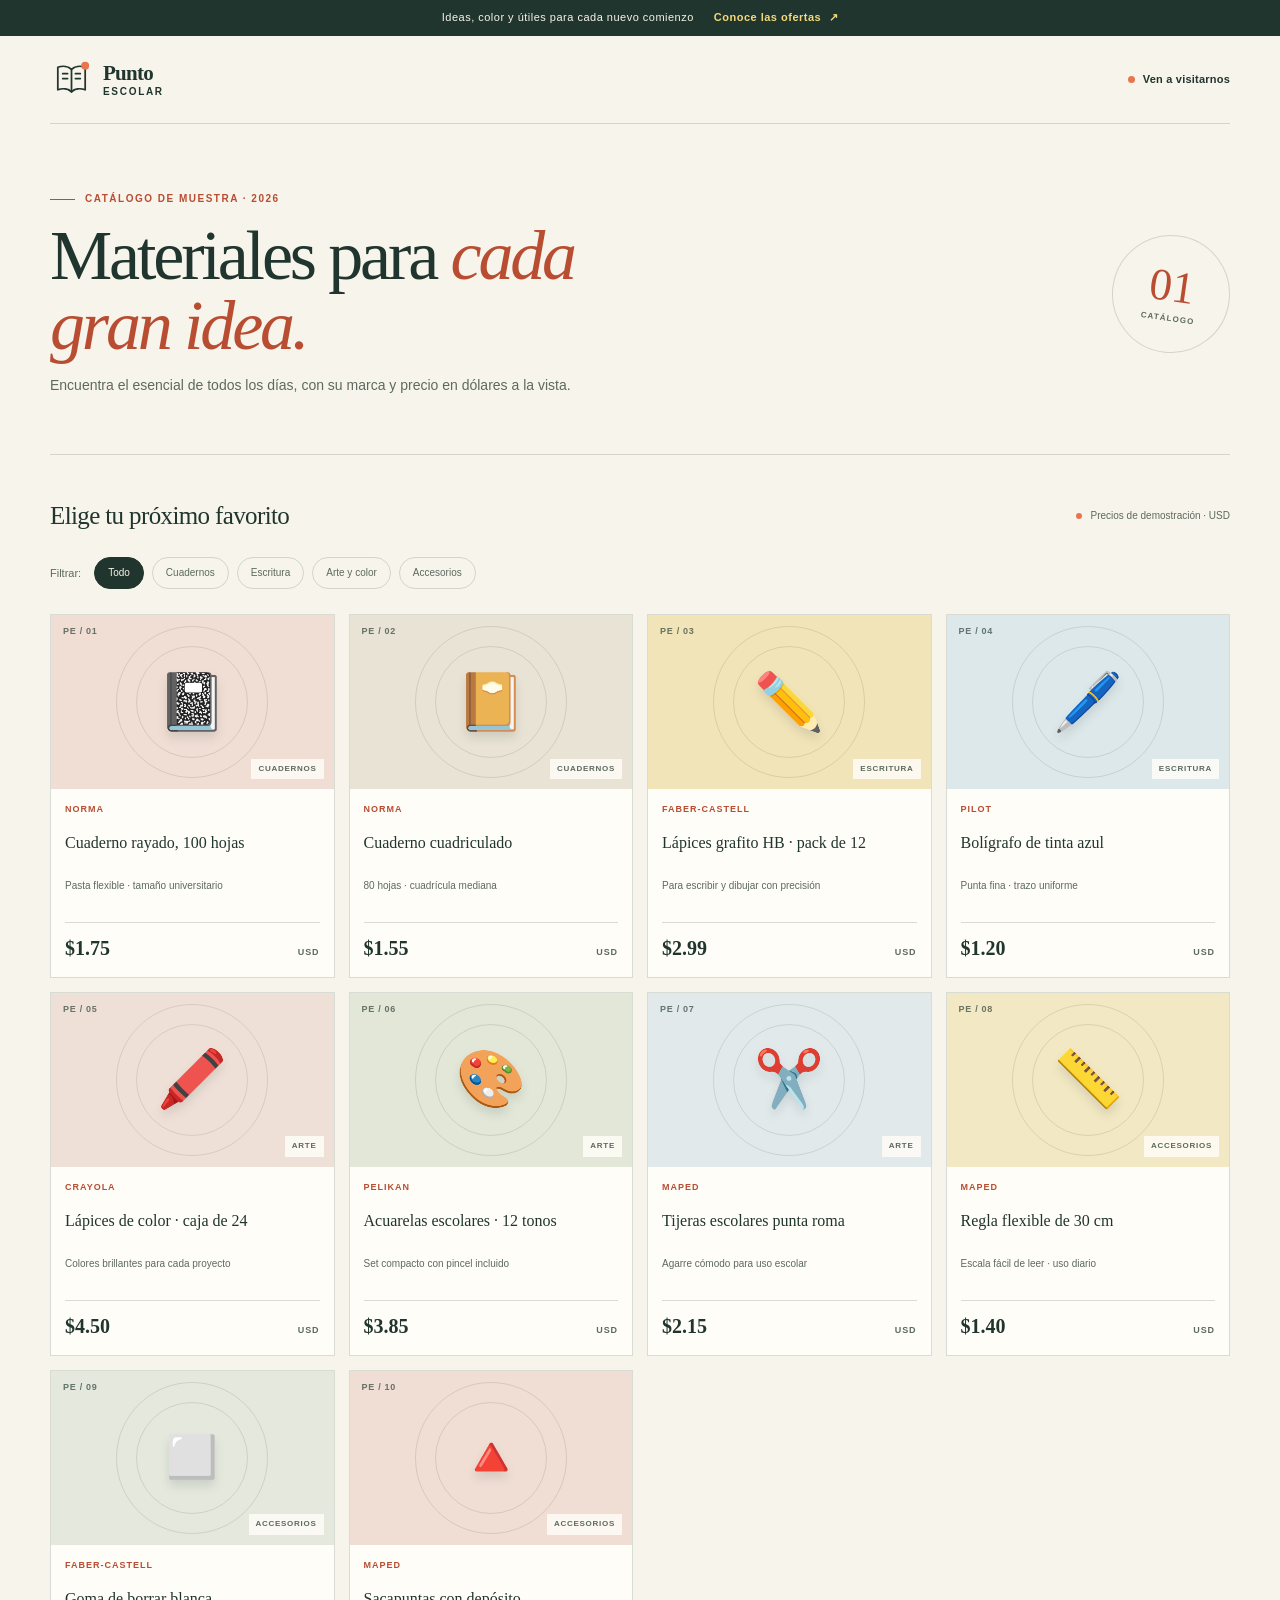
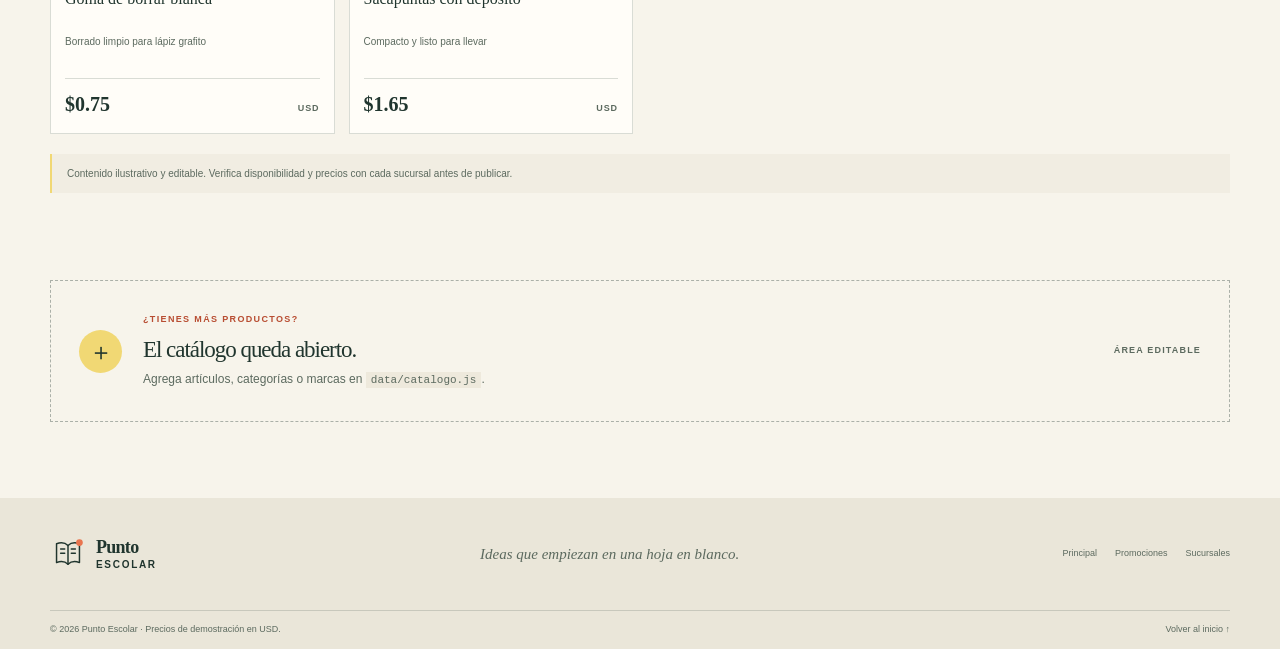
<file: productos.html>
<!doctype html>
<html lang="es">
<head>
  <meta charset="utf-8">
  <meta name="viewport" content="width=device-width, initial-scale=1">
  <meta name="description" content="Explora el catálogo de artículos escolares de Punto Escolar. Marcas visibles y precios de muestra en dólares estadounidenses.">
  <meta name="theme-color" content="#f7f4eb">
  <title>Productos — Punto Escolar</title>
  <link rel="stylesheet" href="styles.css">
  <script src="data/catalogo.js" defer></script>
  <script src="app.js" defer></script>
</head>
<body>
  <div class="announcement"><span>Ideas, color y útiles para cada nuevo comienzo</span><a href="promociones.html">Conoce las ofertas <span aria-hidden="true">↗</span></a></div>
  <header class="site-header">
    <a class="brand" href="index.html" aria-label="Punto Escolar, página principal"><svg class="brand-mark" viewBox="0 0 44 44" aria-hidden="true"><path d="M8 9.5c5.4-2 11-.8 14 2.1 3-2.9 8.6-4.1 14-2.1v23c-5.4-2-11-.8-14 2.1-3-2.9-8.6-4.1-14-2.1z"/><path d="M22 11.6v23M13 16h5m-5 5h5m8-5h5m-5 5h5"/><circle cx="36" cy="8" r="3.2"/></svg><span class="brand-name"><strong>Punto</strong><span>Escolar</span></span></a>
    <nav class="main-nav" aria-label="Navegación principal"><details class="nav-menu"><summary>Secciones <span aria-hidden="true">⌄</span></summary><div class="nav-links"><a href="index.html">Principal</a><a href="productos.html" aria-current="page">Productos</a><a href="promociones.html">Promociones</a><a href="sucursales.html">Sucursales</a></div></details></nav>
    <a class="header-note" href="sucursales.html"><span class="header-note-dot"></span> Ven a visitarnos</a>
  </header>

  <main>
    <section class="page-intro wrap"><div><p class="eyebrow"><span class="eyebrow-rule"></span> Catálogo de muestra · 2026</p><h1>Materiales para <em>cada gran idea.</em></h1><p>Encuentra el esencial de todos los días, con su marca y precio en dólares a la vista.</p></div><div class="intro-mark" aria-hidden="true">01<span>CATÁLOGO</span></div></section>
    <section class="catalog-section wrap" aria-labelledby="catalog-title">
      <div class="catalog-topline"><h2 id="catalog-title">Elige tu próximo favorito</h2><p><span class="status-dot"></span> Precios de demostración · USD</p></div>
      <div class="filter-row" role="group" aria-label="Filtrar artículos por categoría"><span class="filter-label">Filtrar:</span><button class="filter-button is-active" type="button" data-category="Todas" aria-pressed="true">Todo</button><button class="filter-button" type="button" data-category="Cuadernos" aria-pressed="false">Cuadernos</button><button class="filter-button" type="button" data-category="Escritura" aria-pressed="false">Escritura</button><button class="filter-button" type="button" data-category="Arte" aria-pressed="false">Arte y color</button><button class="filter-button" type="button" data-category="Accesorios" aria-pressed="false">Accesorios</button></div>
      <div class="product-grid" data-product-grid aria-live="polite"></div>
      <p class="catalog-note">Contenido ilustrativo y editable. Verifica disponibilidad y precios con cada sucursal antes de publicar.</p>
    </section>
    <!-- ESPACIO EDITABLE: duplica productos en data/catalogo.js para ampliar el catálogo. -->
    <section class="edit-slot wrap" aria-label="Espacio para ampliar el catálogo"><span class="edit-slot-icon" aria-hidden="true">＋</span><div><p class="eyebrow">¿Tienes más productos?</p><h2>El catálogo queda abierto.</h2><p>Agrega artículos, categorías o marcas en <code>data/catalogo.js</code>.</p></div><span class="edit-slot-label">ÁREA EDITABLE</span></section>
  </main>

  <footer class="site-footer"><div class="wrap footer-inner"><a class="brand brand-footer" href="index.html"><svg class="brand-mark" viewBox="0 0 44 44" aria-hidden="true"><path d="M8 9.5c5.4-2 11-.8 14 2.1 3-2.9 8.6-4.1 14-2.1v23c-5.4-2-11-.8-14 2.1-3-2.9-8.6-4.1-14-2.1z"/><path d="M22 11.6v23M13 16h5m-5 5h5m8-5h5m-5 5h5"/><circle cx="36" cy="8" r="3.2"/></svg><span class="brand-name"><strong>Punto</strong><span>Escolar</span></span></a><p>Ideas que empiezan en una hoja en blanco.</p><div class="footer-links"><a href="index.html">Principal</a><a href="promociones.html">Promociones</a><a href="sucursales.html">Sucursales</a></div></div><div class="wrap footer-bottom"><span>© <span data-year></span> Punto Escolar · Precios de demostración en USD.</span><a href="index.html">Volver al inicio ↑</a></div></footer>
</body>
</html>
</file>
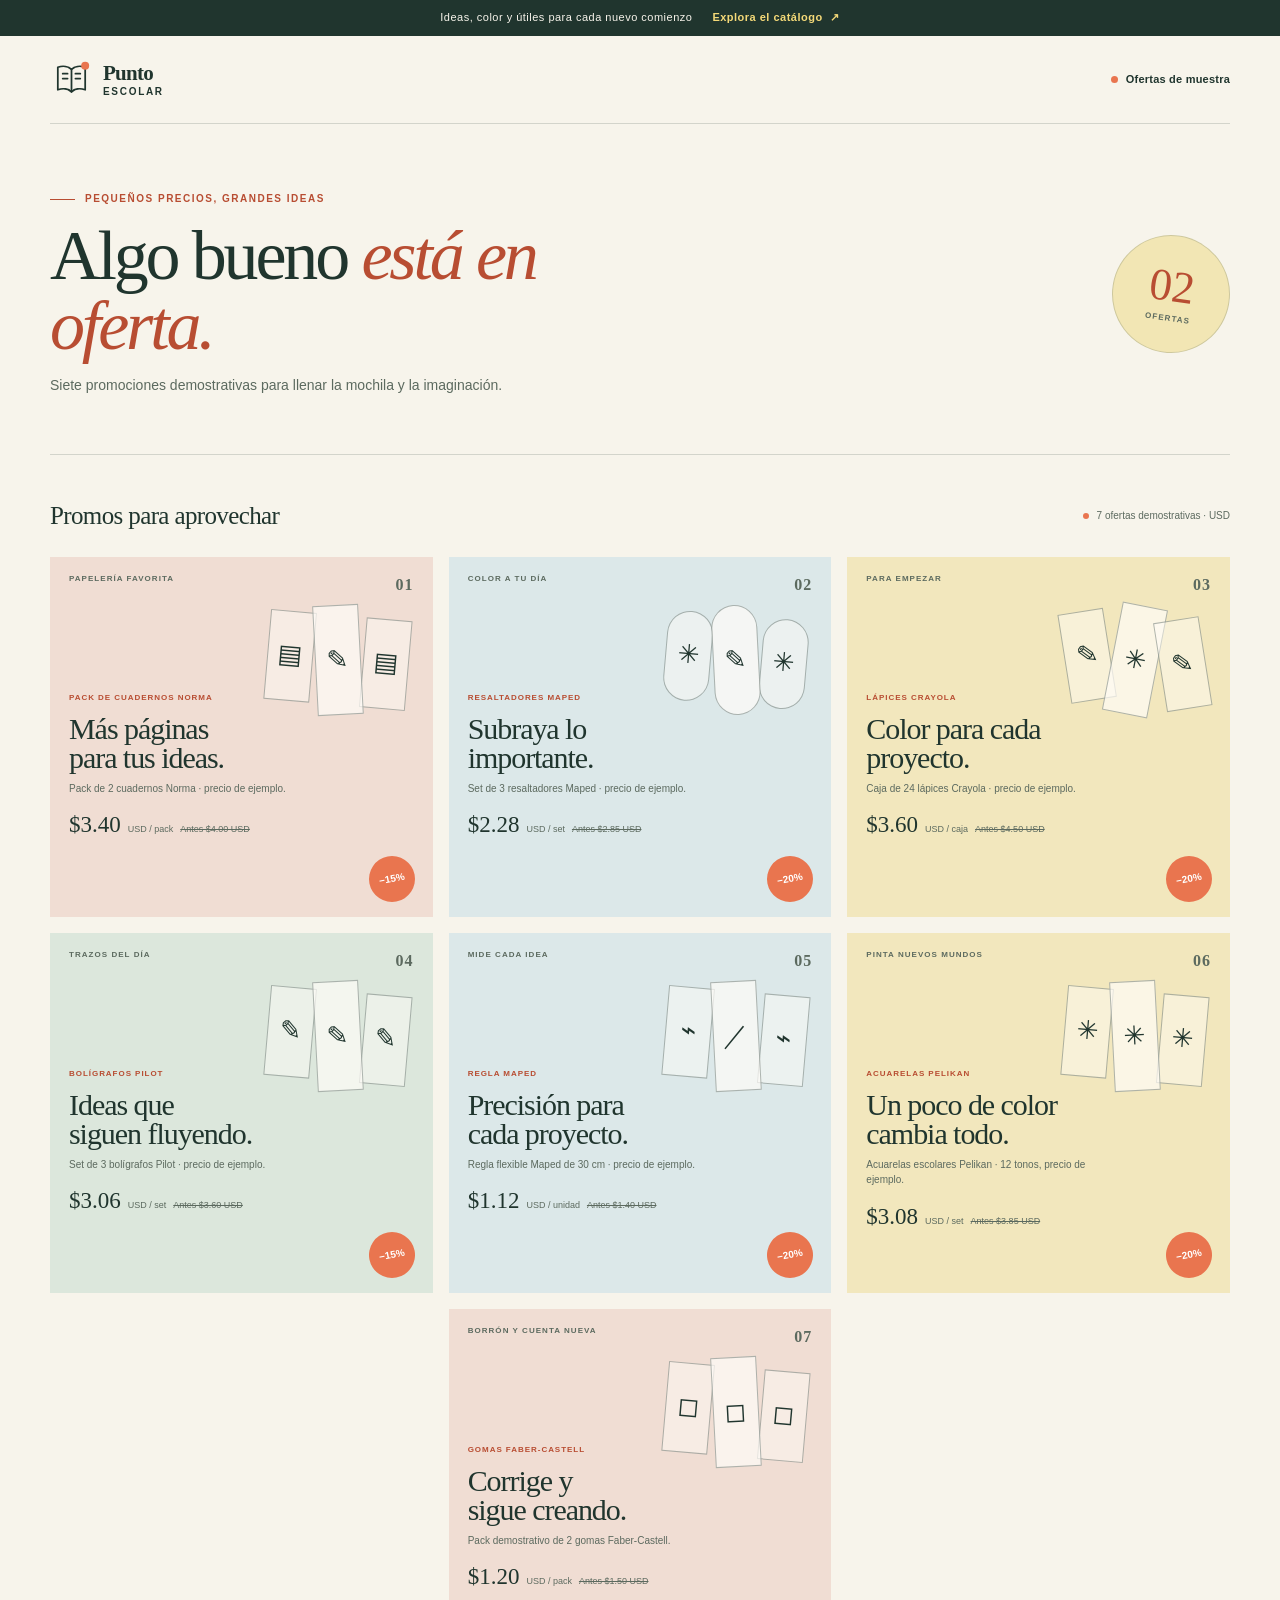
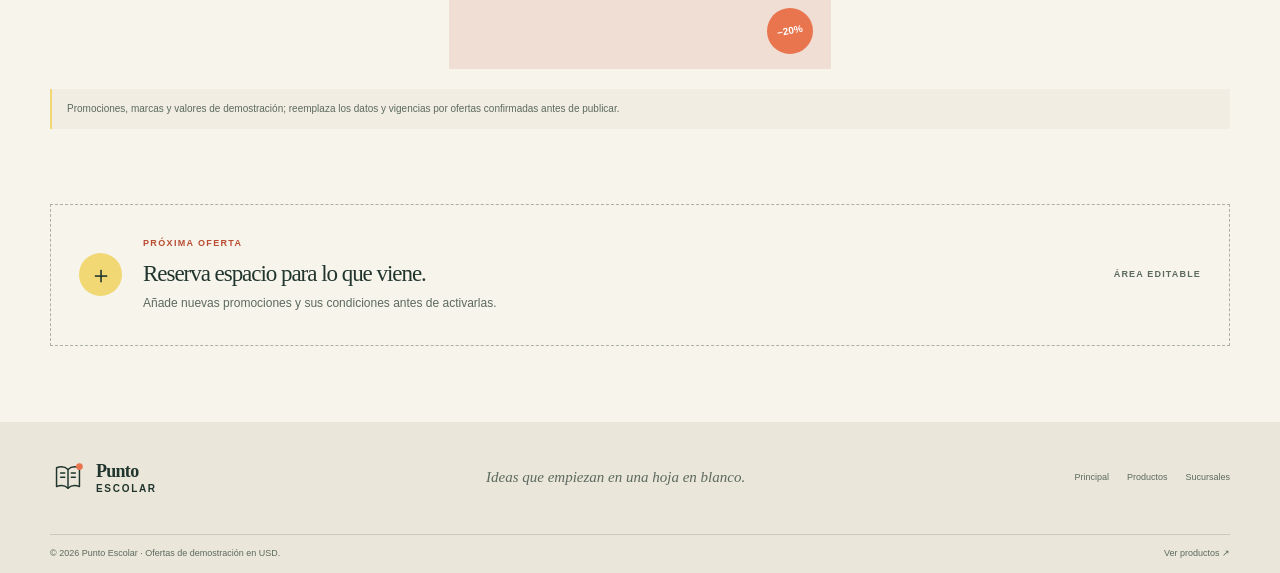
<file: promociones.html>
<!doctype html>
<html lang="es">
<head>
  <meta charset="utf-8">
  <meta name="viewport" content="width=device-width, initial-scale=1">
  <meta name="description" content="Siete promociones de muestra de Punto Escolar, artículos escolares y precios demostrativos en dólares estadounidenses.">
  <meta name="theme-color" content="#f7f4eb">
  <title>Promociones — Punto Escolar</title>
  <link rel="stylesheet" href="styles.css">
  <script src="app.js" defer></script>
</head>
<body>
  <div class="announcement"><span>Ideas, color y útiles para cada nuevo comienzo</span><a href="productos.html">Explora el catálogo <span aria-hidden="true">↗</span></a></div>
  <header class="site-header">
    <a class="brand" href="index.html" aria-label="Punto Escolar, página principal"><svg class="brand-mark" viewBox="0 0 44 44" aria-hidden="true"><path d="M8 9.5c5.4-2 11-.8 14 2.1 3-2.9 8.6-4.1 14-2.1v23c-5.4-2-11-.8-14 2.1-3-2.9-8.6-4.1-14-2.1z"/><path d="M22 11.6v23M13 16h5m-5 5h5m8-5h5m-5 5h5"/><circle cx="36" cy="8" r="3.2"/></svg><span class="brand-name"><strong>Punto</strong><span>Escolar</span></span></a>
    <nav class="main-nav" aria-label="Navegación principal"><details class="nav-menu"><summary>Secciones <span aria-hidden="true">⌄</span></summary><div class="nav-links"><a href="index.html">Principal</a><a href="productos.html">Productos</a><a href="promociones.html" aria-current="page">Promociones</a><a href="sucursales.html">Sucursales</a></div></details></nav>
    <a class="header-note" href="productos.html"><span class="header-note-dot"></span> Ofertas de muestra</a>
  </header>

  <main>
    <section class="page-intro wrap"><div><p class="eyebrow"><span class="eyebrow-rule"></span> Pequeños precios, grandes ideas</p><h1>Algo bueno <em>está en oferta.</em></h1><p>Siete promociones demostrativas para llenar la mochila y la imaginación.</p></div><div class="intro-mark intro-sale" aria-hidden="true">02<span>OFERTAS</span></div></section>
    <section class="offers-section wrap" aria-labelledby="offers-title">
      <div class="catalog-topline"><h2 id="offers-title">Promos para aprovechar</h2><p><span class="status-dot"></span> 7 ofertas demostrativas · USD</p></div>
      <div class="offers-grid">
        <article class="offer-card offer-card-peach"><div class="offer-card-top"><span class="offer-kicker">PAPELERÍA FAVORITA</span><span class="offer-number">01</span></div><div class="offer-art" aria-hidden="true"><span>▤</span><span>✎</span><span>▤</span></div><div class="offer-copy"><span class="offer-tag">PACK DE CUADERNOS NORMA</span><h2>Más páginas<br>para tus ideas.</h2><p>Pack de 2 cuadernos Norma · precio de ejemplo.</p><div class="price-line"><strong>$3.40</strong><span>USD / pack</span><del>Antes $4.00 USD</del></div></div><span class="offer-stamp">−15%</span></article>
        <article class="offer-card offer-card-blue"><div class="offer-card-top"><span class="offer-kicker">COLOR A TU DÍA</span><span class="offer-number">02</span></div><div class="offer-art" aria-hidden="true"><span>✳</span><span>✎</span><span>✳</span></div><div class="offer-copy"><span class="offer-tag">RESALTADORES MAPED</span><h2>Subraya lo<br>importante.</h2><p>Set de 3 resaltadores Maped · precio de ejemplo.</p><div class="price-line"><strong>$2.28</strong><span>USD / set</span><del>Antes $2.85 USD</del></div></div><span class="offer-stamp">−20%</span></article>
        <article class="offer-card offer-card-yellow"><div class="offer-card-top"><span class="offer-kicker">PARA EMPEZAR</span><span class="offer-number">03</span></div><div class="offer-art" aria-hidden="true"><span>✎</span><span>✳</span><span>✎</span></div><div class="offer-copy"><span class="offer-tag">LÁPICES CRAYOLA</span><h2>Color para cada<br>proyecto.</h2><p>Caja de 24 lápices Crayola · precio de ejemplo.</p><div class="price-line"><strong>$3.60</strong><span>USD / caja</span><del>Antes $4.50 USD</del></div></div><span class="offer-stamp">−20%</span></article>
        <article class="offer-card offer-card-green"><div class="offer-card-top"><span class="offer-kicker">TRAZOS DEL DÍA</span><span class="offer-number">04</span></div><div class="offer-art" aria-hidden="true"><span>✎</span><span>✎</span><span>✎</span></div><div class="offer-copy"><span class="offer-tag">BOLÍGRAFOS PILOT</span><h2>Ideas que<br>siguen fluyendo.</h2><p>Set de 3 bolígrafos Pilot · precio de ejemplo.</p><div class="price-line"><strong>$3.06</strong><span>USD / set</span><del>Antes $3.60 USD</del></div></div><span class="offer-stamp">−15%</span></article>
        <article class="offer-card offer-card-blue"><div class="offer-card-top"><span class="offer-kicker">MIDE CADA IDEA</span><span class="offer-number">05</span></div><div class="offer-art" aria-hidden="true"><span>⌁</span><span>／</span><span>⌁</span></div><div class="offer-copy"><span class="offer-tag">REGLA MAPED</span><h2>Precisión para<br>cada proyecto.</h2><p>Regla flexible Maped de 30 cm · precio de ejemplo.</p><div class="price-line"><strong>$1.12</strong><span>USD / unidad</span><del>Antes $1.40 USD</del></div></div><span class="offer-stamp">−20%</span></article>
        <article class="offer-card offer-card-yellow"><div class="offer-card-top"><span class="offer-kicker">PINTA NUEVOS MUNDOS</span><span class="offer-number">06</span></div><div class="offer-art" aria-hidden="true"><span>✳</span><span>✳</span><span>✳</span></div><div class="offer-copy"><span class="offer-tag">ACUARELAS PELIKAN</span><h2>Un poco de color<br>cambia todo.</h2><p>Acuarelas escolares Pelikan · 12 tonos, precio de ejemplo.</p><div class="price-line"><strong>$3.08</strong><span>USD / set</span><del>Antes $3.85 USD</del></div></div><span class="offer-stamp">−20%</span></article>
        <article class="offer-card offer-card-peach"><div class="offer-card-top"><span class="offer-kicker">BORRÓN Y CUENTA NUEVA</span><span class="offer-number">07</span></div><div class="offer-art" aria-hidden="true"><span>◻</span><span>◻</span><span>◻</span></div><div class="offer-copy"><span class="offer-tag">GOMAS FABER-CASTELL</span><h2>Corrige y<br>sigue creando.</h2><p>Pack demostrativo de 2 gomas Faber-Castell.</p><div class="price-line"><strong>$1.20</strong><span>USD / pack</span><del>Antes $1.50 USD</del></div></div><span class="offer-stamp">−20%</span></article>
      </div>
      <p class="catalog-note">Promociones, marcas y valores de demostración; reemplaza los datos y vigencias por ofertas confirmadas antes de publicar.</p>
    </section>
    <!-- ESPACIO EDITABLE: agrega aquí nuevas ofertas, condiciones y vigencias confirmadas. -->
    <section class="edit-slot wrap" aria-label="Espacio para próximas promociones"><span class="edit-slot-icon" aria-hidden="true">＋</span><div><p class="eyebrow">Próxima oferta</p><h2>Reserva espacio para lo que viene.</h2><p>Añade nuevas promociones y sus condiciones antes de activarlas.</p></div><span class="edit-slot-label">ÁREA EDITABLE</span></section>
  </main>

  <footer class="site-footer"><div class="wrap footer-inner"><a class="brand brand-footer" href="index.html"><svg class="brand-mark" viewBox="0 0 44 44" aria-hidden="true"><path d="M8 9.5c5.4-2 11-.8 14 2.1 3-2.9 8.6-4.1 14-2.1v23c-5.4-2-11-.8-14 2.1-3-2.9-8.6-4.1-14-2.1z"/><path d="M22 11.6v23M13 16h5m-5 5h5m8-5h5m-5 5h5"/><circle cx="36" cy="8" r="3.2"/></svg><span class="brand-name"><strong>Punto</strong><span>Escolar</span></span></a><p>Ideas que empiezan en una hoja en blanco.</p><div class="footer-links"><a href="index.html">Principal</a><a href="productos.html">Productos</a><a href="sucursales.html">Sucursales</a></div></div><div class="wrap footer-bottom"><span>© <span data-year></span> Punto Escolar · Ofertas de demostración en USD.</span><a href="productos.html">Ver productos ↗</a></div></footer>
</body>
</html>
</file>
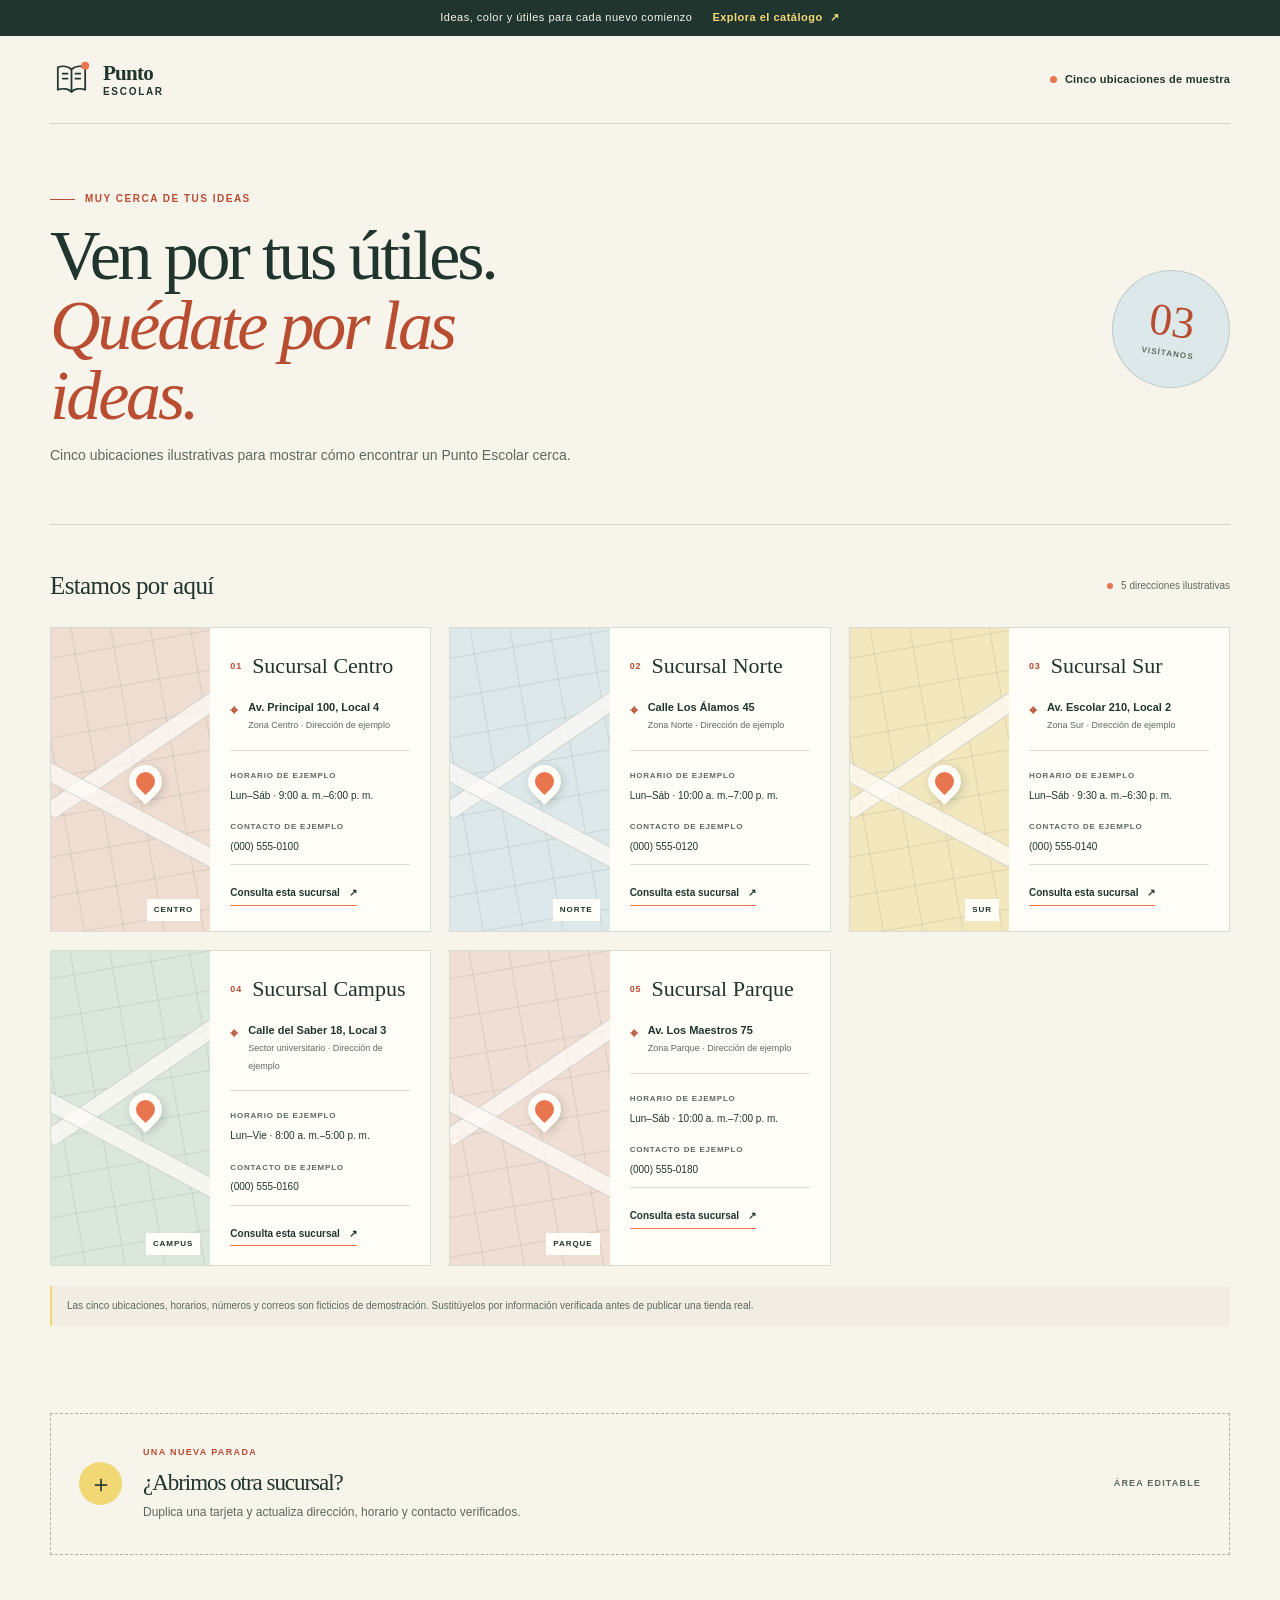
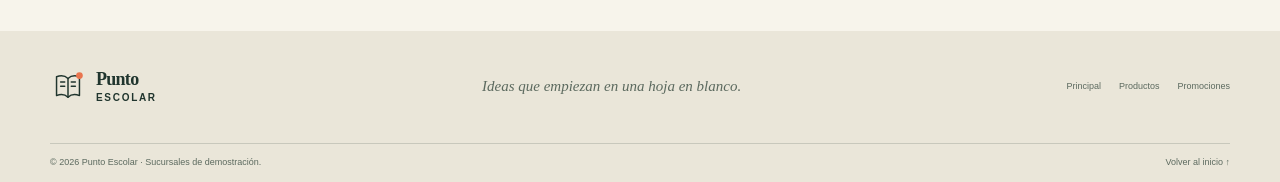
<file: sucursales.html>
<!doctype html>
<html lang="es">
<head>
  <meta charset="utf-8">
  <meta name="viewport" content="width=device-width, initial-scale=1">
  <meta name="description" content="Consulta cinco sucursales ilustrativas de Punto Escolar; ubicaciones y horarios editables.">
  <meta name="theme-color" content="#f7f4eb">
  <title>Sucursales — Punto Escolar</title>
  <link rel="stylesheet" href="styles.css">
  <script src="app.js" defer></script>
</head>
<body>
  <div class="announcement"><span>Ideas, color y útiles para cada nuevo comienzo</span><a href="productos.html">Explora el catálogo <span aria-hidden="true">↗</span></a></div>
  <header class="site-header">
    <a class="brand" href="index.html" aria-label="Punto Escolar, página principal"><svg class="brand-mark" viewBox="0 0 44 44" aria-hidden="true"><path d="M8 9.5c5.4-2 11-.8 14 2.1 3-2.9 8.6-4.1 14-2.1v23c-5.4-2-11-.8-14 2.1-3-2.9-8.6-4.1-14-2.1z"/><path d="M22 11.6v23M13 16h5m-5 5h5m8-5h5m-5 5h5"/><circle cx="36" cy="8" r="3.2"/></svg><span class="brand-name"><strong>Punto</strong><span>Escolar</span></span></a>
    <nav class="main-nav" aria-label="Navegación principal"><details class="nav-menu"><summary>Secciones <span aria-hidden="true">⌄</span></summary><div class="nav-links"><a href="index.html">Principal</a><a href="productos.html">Productos</a><a href="promociones.html">Promociones</a><a href="sucursales.html" aria-current="page">Sucursales</a></div></details></nav>
    <a class="header-note" href="promociones.html"><span class="header-note-dot"></span> Cinco ubicaciones de muestra</a>
  </header>

  <main>
    <section class="page-intro wrap"><div><p class="eyebrow"><span class="eyebrow-rule"></span> Muy cerca de tus ideas</p><h1>Ven por tus útiles.<br><em>Quédate por las ideas.</em></h1><p>Cinco ubicaciones ilustrativas para mostrar cómo encontrar un Punto Escolar cerca.</p></div><div class="intro-mark intro-pin" aria-hidden="true">03<span>VISÍTANOS</span></div></section>
    <section class="locations-section wrap" aria-labelledby="locations-title">
      <div class="catalog-topline"><h2 id="locations-title">Estamos por aquí</h2><p><span class="status-dot"></span> 5 direcciones ilustrativas</p></div>
      <div class="location-grid">
        <article class="location-card"><div class="location-map map-peach" aria-hidden="true"><span class="map-grid"></span><span class="map-road road-one"></span><span class="map-road road-two"></span><span class="map-pin">●</span><span class="map-label">CENTRO</span></div><div class="location-details"><div class="location-title"><span class="location-number">01</span><h2>Sucursal Centro</h2></div><p class="location-address"><span aria-hidden="true">⌖</span> Av. Principal 100, Local 4<br><span class="address-indent">Zona Centro · Dirección de ejemplo</span></p><div class="location-meta"><div><span class="meta-label">HORARIO DE EJEMPLO</span><p>Lun–Sáb · 9:00 a. m.–6:00 p. m.</p></div><div><span class="meta-label">CONTACTO DE EJEMPLO</span><p><a href="tel:+0005550100">(000) 555-0100</a></p></div></div><a class="text-link" href="mailto:centro@puntoescolar.example">Consulta esta sucursal <span aria-hidden="true">↗</span></a></div></article>
        <article class="location-card"><div class="location-map map-blue" aria-hidden="true"><span class="map-grid"></span><span class="map-road road-one"></span><span class="map-road road-two"></span><span class="map-pin">●</span><span class="map-label">NORTE</span></div><div class="location-details"><div class="location-title"><span class="location-number">02</span><h2>Sucursal Norte</h2></div><p class="location-address"><span aria-hidden="true">⌖</span> Calle Los Álamos 45<br><span class="address-indent">Zona Norte · Dirección de ejemplo</span></p><div class="location-meta"><div><span class="meta-label">HORARIO DE EJEMPLO</span><p>Lun–Sáb · 10:00 a. m.–7:00 p. m.</p></div><div><span class="meta-label">CONTACTO DE EJEMPLO</span><p><a href="tel:+0005550120">(000) 555-0120</a></p></div></div><a class="text-link" href="mailto:norte@puntoescolar.example">Consulta esta sucursal <span aria-hidden="true">↗</span></a></div></article>
        <article class="location-card"><div class="location-map map-yellow" aria-hidden="true"><span class="map-grid"></span><span class="map-road road-one"></span><span class="map-road road-two"></span><span class="map-pin">●</span><span class="map-label">SUR</span></div><div class="location-details"><div class="location-title"><span class="location-number">03</span><h2>Sucursal Sur</h2></div><p class="location-address"><span aria-hidden="true">⌖</span> Av. Escolar 210, Local 2<br><span class="address-indent">Zona Sur · Dirección de ejemplo</span></p><div class="location-meta"><div><span class="meta-label">HORARIO DE EJEMPLO</span><p>Lun–Sáb · 9:30 a. m.–6:30 p. m.</p></div><div><span class="meta-label">CONTACTO DE EJEMPLO</span><p><a href="tel:+0005550140">(000) 555-0140</a></p></div></div><a class="text-link" href="mailto:sur@puntoescolar.example">Consulta esta sucursal <span aria-hidden="true">↗</span></a></div></article>
        <article class="location-card"><div class="location-map map-green" aria-hidden="true"><span class="map-grid"></span><span class="map-road road-one"></span><span class="map-road road-two"></span><span class="map-pin">●</span><span class="map-label">CAMPUS</span></div><div class="location-details"><div class="location-title"><span class="location-number">04</span><h2>Sucursal Campus</h2></div><p class="location-address"><span aria-hidden="true">⌖</span> Calle del Saber 18, Local 3<br><span class="address-indent">Sector universitario · Dirección de ejemplo</span></p><div class="location-meta"><div><span class="meta-label">HORARIO DE EJEMPLO</span><p>Lun–Vie · 8:00 a. m.–5:00 p. m.</p></div><div><span class="meta-label">CONTACTO DE EJEMPLO</span><p><a href="tel:+0005550160">(000) 555-0160</a></p></div></div><a class="text-link" href="mailto:campus@puntoescolar.example">Consulta esta sucursal <span aria-hidden="true">↗</span></a></div></article>
        <article class="location-card"><div class="location-map map-coral" aria-hidden="true"><span class="map-grid"></span><span class="map-road road-one"></span><span class="map-road road-two"></span><span class="map-pin">●</span><span class="map-label">PARQUE</span></div><div class="location-details"><div class="location-title"><span class="location-number">05</span><h2>Sucursal Parque</h2></div><p class="location-address"><span aria-hidden="true">⌖</span> Av. Los Maestros 75<br><span class="address-indent">Zona Parque · Dirección de ejemplo</span></p><div class="location-meta"><div><span class="meta-label">HORARIO DE EJEMPLO</span><p>Lun–Sáb · 10:00 a. m.–7:00 p. m.</p></div><div><span class="meta-label">CONTACTO DE EJEMPLO</span><p><a href="tel:+0005550180">(000) 555-0180</a></p></div></div><a class="text-link" href="mailto:parque@puntoescolar.example">Consulta esta sucursal <span aria-hidden="true">↗</span></a></div></article>
      </div>
      <p class="catalog-note">Las cinco ubicaciones, horarios, números y correos son ficticios de demostración. Sustitúyelos por información verificada antes de publicar una tienda real.</p>
    </section>
    <!-- ESPACIO EDITABLE: duplica una tarjeta location-card para sumar una sucursal. -->
    <section class="edit-slot wrap" aria-label="Espacio para agregar sucursales"><span class="edit-slot-icon" aria-hidden="true">＋</span><div><p class="eyebrow">Una nueva parada</p><h2>¿Abrimos otra sucursal?</h2><p>Duplica una tarjeta y actualiza dirección, horario y contacto verificados.</p></div><span class="edit-slot-label">ÁREA EDITABLE</span></section>
  </main>

  <footer class="site-footer"><div class="wrap footer-inner"><a class="brand brand-footer" href="index.html"><svg class="brand-mark" viewBox="0 0 44 44" aria-hidden="true"><path d="M8 9.5c5.4-2 11-.8 14 2.1 3-2.9 8.6-4.1 14-2.1v23c-5.4-2-11-.8-14 2.1-3-2.9-8.6-4.1-14-2.1z"/><path d="M22 11.6v23M13 16h5m-5 5h5m8-5h5m-5 5h5"/><circle cx="36" cy="8" r="3.2"/></svg><span class="brand-name"><strong>Punto</strong><span>Escolar</span></span></a><p>Ideas que empiezan en una hoja en blanco.</p><div class="footer-links"><a href="index.html">Principal</a><a href="productos.html">Productos</a><a href="promociones.html">Promociones</a></div></div><div class="wrap footer-bottom"><span>© <span data-year></span> Punto Escolar · Sucursales de demostración.</span><a href="index.html">Volver al inicio ↑</a></div></footer>
</body>
</html>
</file>
<file: styles.css>
/* Paleta editable: cambia estos valores para adaptar la identidad de tu grupo. */
:root {
  --paper: #f7f4eb;
  --paper-deep: #eee9dc;
  --ink: #20352e;
  --ink-soft: #5c6a5f;
  --accent: #e9754f;
  --accent-dark: #b84d32;
  --blue: #dce8e9;
  --yellow: #f1d874;
  --green: #dce4d2;
  --line: rgba(32, 53, 46, .17);
  --white: #fffdf8;
  --serif: Georgia, 'Times New Roman', serif;
  --sans: 'Avenir Next', Avenir, 'Segoe UI', sans-serif;
  --content: 1180px;
}

* { box-sizing: border-box; }
html { scroll-behavior: smooth; }
body { margin: 0; background: var(--paper); color: var(--ink); font-family: var(--sans); font-size: 16px; line-height: 1.55; }
a { color: inherit; text-decoration: none; }
button { font: inherit; }
img { display: block; max-width: 100%; }
.wrap { width: min(var(--content), calc(100% - 64px)); margin-inline: auto; }
::selection { background: var(--yellow); color: var(--ink); }

.announcement { min-height: 36px; padding: 7px 32px; display: flex; justify-content: center; align-items: center; gap: 20px; background: var(--ink); color: var(--paper); font-size: 11px; letter-spacing: .045em; }
.announcement a { color: #f4d978; font-weight: 700; }
.announcement a span { padding-left: 4px; }
.site-header { position: relative; z-index: 5; width: min(var(--content), calc(100% - 64px)); min-height: 88px; margin-inline: auto; display: flex; justify-content: space-between; align-items: center; border-bottom: 1px solid var(--line); }
.brand { display: inline-flex; align-items: center; gap: 10px; flex: 0 0 auto; }
.brand-mark { width: 43px; height: 43px; fill: none; stroke: var(--ink); stroke-width: 1.8; stroke-linecap: round; stroke-linejoin: round; }
.brand-mark circle { fill: var(--accent); stroke: var(--accent); }
.brand-name { display: flex; flex-direction: column; line-height: .96; letter-spacing: -.045em; }
.brand-name strong { font-family: var(--serif); font-size: 21px; font-weight: 700; }
.brand-name > span { margin-top: 4px; font-size: 10px; font-weight: 700; letter-spacing: .17em; text-transform: uppercase; }
.main-nav { margin-inline: auto; padding-inline: 24px; }
.nav-menu summary { display: none; }
.nav-links { display: flex; gap: clamp(18px, 3vw, 40px); align-items: center; }
.nav-menu:not([open]) > .nav-links { display: flex; }
.nav-links a { position: relative; padding: 8px 0; color: var(--ink-soft); font-size: 13px; font-weight: 600; transition: color .18s ease; }
.nav-links a:hover, .nav-links a[aria-current="page"] { color: var(--ink); }
.nav-links a[aria-current="page"]::after { position: absolute; right: 0; bottom: 1px; left: 0; height: 2px; background: var(--accent); content: ''; }
.header-note { display: flex; align-items: center; gap: 8px; font-size: 11px; font-weight: 700; letter-spacing: .02em; }
.header-note-dot, .status-dot { width: 7px; height: 7px; border-radius: 50%; background: var(--accent); }

.hero { position: relative; min-height: 540px; display: grid; grid-template-columns: .94fr 1.06fr; gap: clamp(38px, 7vw, 94px); align-items: center; padding-block: 70px 88px; }
.hero-copy { position: relative; z-index: 1; padding-block: 18px; }
.eyebrow { display: flex; align-items: center; gap: 10px; margin: 0 0 18px; color: var(--accent-dark); font-size: 10px; font-weight: 800; letter-spacing: .15em; line-height: 1.4; text-transform: uppercase; }
.eyebrow-rule { width: 25px; height: 1px; background: currentColor; }
h1, h2, p { margin-top: 0; }
h1, .section-heading h2, .featured-inner h2, .edit-slot h2, .page-intro h1 { font-family: var(--serif); font-weight: 400; letter-spacing: -.045em; }
h1 { max-width: 560px; margin-bottom: 22px; font-size: clamp(48px, 6.2vw, 78px); line-height: .99; }
h1 em, h2 em { color: var(--accent-dark); font-weight: 400; }
.hero-lede { max-width: 390px; margin-bottom: 28px; color: var(--ink-soft); font-size: 16px; line-height: 1.75; }
.hero-actions { display: flex; flex-wrap: wrap; gap: 22px; align-items: center; }
.button { min-height: 49px; padding: 0 19px; display: inline-flex; justify-content: center; align-items: center; gap: 18px; border: 1px solid transparent; font-size: 12px; font-weight: 800; letter-spacing: .015em; transition: transform .2s ease, background-color .2s ease; }
.button:hover { transform: translateY(-2px); }
.button-primary { background: var(--accent); color: #fffdf8; }
.button-primary:hover { background: var(--accent-dark); }
.button-light { border-color: rgba(255,255,255,.65); color: var(--white); }
.button-light:hover { background: var(--white); color: var(--ink); }
.text-link { display: inline-flex; align-items: center; gap: 9px; border-bottom: 1px solid var(--accent); padding-bottom: 4px; font-size: 12px; font-weight: 700; }
.text-link span { transition: transform .2s ease; }
.text-link:hover span { transform: translateX(3px); }
.hero-proof { display: flex; align-items: center; gap: 12px; margin-top: 42px; color: var(--ink-soft); font-size: 10px; line-height: 1.55; }
.hero-proof strong { color: var(--ink); font-size: 11px; }
.proof-star { color: var(--accent); font-size: 25px; }
.hero-image-frame { position: relative; margin: 0; padding: 0 0 28px 24px; }
.hero-image-frame::before { position: absolute; top: -18px; right: -14px; bottom: 42px; left: 0; border: 1px solid rgba(32,53,46,.22); content: ''; }
.hero-image-frame img { position: relative; z-index: 1; width: 100%; height: 365px; object-fit: cover; object-position: 50% 52%; }
.hero-image-frame figcaption { position: relative; z-index: 2; display: flex; justify-content: space-between; gap: 16px; padding-top: 11px; color: var(--ink-soft); font-size: 9px; letter-spacing: .035em; }
.hero-image-frame figcaption a { border-bottom: 1px solid var(--line); }
.image-stamp { position: absolute; z-index: 2; right: -26px; bottom: 62px; width: 82px; height: 82px; display: grid; place-content: center; border-radius: 50%; background: var(--yellow); color: var(--ink); font-family: var(--serif); font-size: 20px; line-height: 1; text-align: center; transform: rotate(9deg); }
.hero-side-note { position: absolute; right: -39px; bottom: 155px; color: var(--ink-soft); font-size: 8px; font-weight: 700; letter-spacing: .18em; writing-mode: vertical-rl; }

.carousel-section { padding-block: 6px 72px; }
.carousel-section .section-heading { margin-bottom: 24px; }
.carousel-shell { overflow: hidden; border: 1px solid var(--line); background: var(--white); }
.carousel-track { display: flex; transition: transform .48s cubic-bezier(.2,.7,.2,1); }
.carousel-slide { min-width: 100%; min-height: 350px; display: grid; grid-template-columns: 1.15fr .85fr; }
.carousel-slide img { width: 100%; height: 100%; min-height: 350px; object-fit: cover; }
.carousel-copy { padding: clamp(24px, 4vw, 48px); display: flex; flex-direction: column; justify-content: center; background: var(--white); }
.carousel-copy .eyebrow { margin-bottom: 12px; }
.carousel-copy h3 { max-width: 420px; margin: 0 0 13px; font-family: var(--serif); font-size: clamp(30px, 4vw, 46px); font-weight: 400; letter-spacing: -.04em; line-height: 1.03; }
.carousel-copy p:not(.eyebrow) { max-width: 360px; margin-bottom: 20px; color: var(--ink-soft); font-size: 13px; }
.carousel-copy .carousel-photo-credit { margin-top: 16px; margin-bottom: 0; font-size: 9px; }
.carousel-copy .text-link { align-self: flex-start; }
.carousel-controls { min-height: 64px; padding: 10px 16px; display: flex; justify-content: space-between; align-items: center; gap: 16px; border-top: 1px solid var(--line); }
.carousel-arrow { width: 38px; height: 38px; flex: 0 0 auto; display: grid; place-content: center; border: 1px solid var(--line); border-radius: 50%; background: transparent; color: var(--ink); cursor: pointer; font-size: 17px; transition: background-color .18s ease, color .18s ease; }
.carousel-arrow:hover, .carousel-arrow:focus-visible { background: var(--ink); color: var(--paper); }
.carousel-dots { display: flex; justify-content: center; align-items: center; gap: 8px; }
.carousel-dot { width: 9px; height: 9px; padding: 0; border: 0; border-radius: 50%; background: var(--line); cursor: pointer; }
.carousel-dot[aria-current="true"] { width: 25px; border-radius: 8px; background: var(--accent); }
.carousel-status { min-width: 54px; color: var(--ink-soft); font-size: 10px; text-align: right; }
.sr-only { position: absolute; width: 1px; height: 1px; padding: 0; margin: -1px; overflow: hidden; clip: rect(0, 0, 0, 0); white-space: nowrap; border: 0; }
.mission-vision { margin-block: 0 84px; display: grid; grid-template-columns: 1fr 1fr; border-block: 1px solid var(--line); }
.mission-card { min-height: 188px; padding: 30px clamp(18px, 4vw, 48px); }
.mission-card + .mission-card { border-left: 1px solid var(--line); }
.mission-card .eyebrow { margin-bottom: 9px; }
.mission-card h2 { margin: 0 0 9px; font-family: var(--serif); font-size: 29px; font-weight: 400; }
.mission-card p:last-child { max-width: 440px; margin-bottom: 0; color: var(--ink-soft); font-size: 12px; }

.quick-cats { padding-block: 20px 92px; }
.section-heading { display: flex; justify-content: space-between; align-items: end; gap: 24px; margin-bottom: 30px; }
.section-heading .eyebrow { margin-bottom: 10px; }
.section-heading h2 { margin-bottom: 0; font-size: clamp(32px, 4vw, 46px); line-height: 1.07; }
.section-heading > .text-link { flex: 0 0 auto; margin-bottom: 4px; }
.category-ribbon { display: grid; grid-template-columns: repeat(4, 1fr); border-top: 1px solid var(--line); border-bottom: 1px solid var(--line); }
.category-tile { position: relative; min-height: 166px; padding: 22px 24px 19px; display: flex; flex-direction: column; align-items: flex-start; justify-content: flex-end; overflow: hidden; border-right: 1px solid var(--line); transition: filter .2s ease; }
.category-tile:last-child { border-right: 0; }
.category-tile:hover { filter: saturate(1.16); }
.cat-coral { background: #f0ddd3; }
.cat-blue { background: var(--blue); }
.cat-yellow { background: #f3e9bd; }
.cat-green { background: var(--green); }
.category-index { position: absolute; top: 17px; left: 22px; color: var(--ink-soft); font-size: 9px; font-weight: 700; letter-spacing: .12em; }
.category-icon { position: absolute; top: 23px; right: 23px; color: var(--ink); font-family: var(--serif); font-size: 40px; line-height: 1; transform: rotate(-8deg); }
.category-tile strong { font-family: var(--serif); font-size: 21px; font-weight: 400; }
.category-tile > span:last-child { margin-top: 3px; color: var(--ink-soft); font-size: 10px; }
.featured-band { overflow: hidden; background: var(--ink); color: var(--paper); }
.featured-inner { position: relative; min-height: 330px; padding-block: 66px; display: flex; justify-content: space-between; align-items: center; }
.featured-inner .eyebrow { color: var(--yellow); }
.featured-inner h2 { margin-bottom: 15px; font-size: clamp(43px, 5vw, 60px); line-height: .99; }
.featured-inner h2 em { color: var(--yellow); }
.featured-inner p:not(.eyebrow) { max-width: 360px; margin-bottom: 22px; color: rgba(247,244,235,.75); font-size: 13px; }
.featured-doodle { position: absolute; top: 38px; right: 17%; width: 245px; height: 245px; display: grid; place-content: center; justify-items: center; border: 1px solid rgba(247,244,235,.22); border-radius: 50%; color: var(--yellow); transform: rotate(-12deg); }
.featured-doodle span:first-child, .featured-doodle span:last-child { font-size: 32px; }
.featured-doodle span:nth-child(2) { padding: 6px 12px; border-block: 1px solid rgba(247,244,235,.35); font-size: 18px; font-weight: 800; letter-spacing: .15em; }
.featured-sticker { position: absolute; top: 48px; right: 6%; width: 103px; height: 103px; display: grid; place-content: center; border-radius: 50%; background: var(--accent); color: white; font-family: var(--serif); line-height: 1.05; text-align: center; transform: rotate(10deg); }
.featured-sticker span { font-size: 14px; }
.featured-sticker strong { font-size: 18px; }
.edit-slot { position: relative; min-height: 142px; margin-block: 62px 76px; padding: 24px 28px; display: flex; align-items: center; gap: 21px; border: 1px dashed rgba(32,53,46,.35); }
.edit-slot-icon { width: 43px; height: 43px; flex: 0 0 auto; display: grid; place-content: center; border-radius: 50%; background: var(--yellow); font-size: 24px; }
.edit-slot .eyebrow { margin-bottom: 6px; font-size: 9px; }
.edit-slot h2 { margin-bottom: 3px; font-size: 23px; }
.edit-slot p:last-child { margin-bottom: 0; color: var(--ink-soft); font-size: 12px; }
.edit-slot-label { margin-left: auto; color: var(--ink-soft); font-size: 9px; font-weight: 800; letter-spacing: .13em; }
.edit-slot code { padding: 2px 5px; background: var(--paper-deep); font-size: 11px; }

.page-intro { min-height: 300px; padding-block: 68px 57px; display: flex; justify-content: space-between; align-items: center; border-bottom: 1px solid var(--line); }
.page-intro > div:first-child { max-width: 690px; }
.page-intro .eyebrow { margin-bottom: 15px; }
.page-intro h1 { margin-bottom: 14px; font-size: clamp(44px, 6vw, 70px); line-height: 1; }
.page-intro p:not(.eyebrow) { max-width: 550px; margin-bottom: 0; color: var(--ink-soft); font-size: 14px; }
.intro-mark { width: 118px; height: 118px; flex: 0 0 auto; display: grid; place-content: center; border: 1px solid var(--line); border-radius: 50%; color: var(--accent-dark); font-family: var(--serif); font-size: 45px; line-height: .9; text-align: center; transform: rotate(8deg); }
.intro-mark span { margin-top: 8px; color: var(--ink-soft); font-family: var(--sans); font-size: 8px; font-weight: 800; letter-spacing: .14em; }
.intro-sale { background: #f2e6b4; }
.intro-pin { background: var(--blue); }
.catalog-section, .offers-section, .locations-section { padding-block: 42px 20px; }
.catalog-topline { display: flex; justify-content: space-between; align-items: center; gap: 18px; margin-bottom: 22px; }
.catalog-topline h2 { margin: 0; font-family: var(--serif); font-size: 25px; font-weight: 400; letter-spacing: -.025em; }
.catalog-topline p { margin: 0; display: flex; align-items: center; gap: 8px; color: var(--ink-soft); font-size: 10px; }
.status-dot { width: 6px; height: 6px; }
.filter-row { display: flex; flex-wrap: wrap; align-items: center; gap: 8px; margin-bottom: 25px; }
.filter-label { margin-right: 5px; color: var(--ink-soft); font-size: 11px; }
.filter-button { padding: 7px 13px; border: 1px solid var(--line); border-radius: 99px; background: transparent; color: var(--ink-soft); cursor: pointer; font-size: 10px; transition: background .2s ease, color .2s ease; }
.filter-button:hover, .filter-button.is-active { border-color: var(--ink); background: var(--ink); color: var(--paper); }
.product-grid { display: grid; grid-template-columns: repeat(4, minmax(0, 1fr)); gap: 14px; }
.product-card { min-width: 0; border: 1px solid var(--line); background: var(--white); transition: transform .2s ease, box-shadow .2s ease; }
.product-card:hover { transform: translateY(-3px); box-shadow: 0 10px 22px rgba(32,53,46,.08); }
.product-visual { position: relative; min-height: 174px; display: grid; place-items: center; overflow: hidden; background: var(--product-bg, var(--blue)); }
.product-visual::before, .product-visual::after { position: absolute; width: 110px; height: 110px; border: 1px solid rgba(32,53,46,.12); border-radius: 50%; content: ''; }
.product-visual::after { width: 150px; height: 150px; }
.product-emoji { position: relative; z-index: 1; font-size: 56px; filter: drop-shadow(0 6px 5px rgba(32,53,46,.12)); }
.product-number { position: absolute; top: 10px; left: 12px; color: rgba(32,53,46,.65); font-size: 9px; font-weight: 700; letter-spacing: .08em; }
.product-category-tag { position: absolute; right: 10px; bottom: 10px; padding: 4px 7px; background: rgba(255,253,248,.83); color: var(--ink-soft); font-size: 8px; font-weight: 700; letter-spacing: .09em; text-transform: uppercase; }
.product-info { padding: 14px 14px 13px; }
.product-brand { display: block; margin-bottom: 4px; color: var(--accent-dark); font-size: 9px; font-weight: 800; letter-spacing: .11em; text-transform: uppercase; }
.product-info h3 { min-height: 40px; margin-bottom: 5px; font-family: var(--serif); font-size: 16px; font-weight: 400; line-height: 1.25; }
.product-description { min-height: 31px; margin-bottom: 13px; color: var(--ink-soft); font-size: 10px; line-height: 1.55; }
.product-price-row { padding-top: 10px; display: flex; justify-content: space-between; align-items: baseline; border-top: 1px solid var(--line); }
.product-price { font-family: var(--serif); font-size: 20px; }
.product-currency { color: var(--ink-soft); font-size: 9px; font-weight: 800; letter-spacing: .1em; }
.catalog-note { margin-block: 20px 5px; padding: 12px 15px; border-left: 2px solid var(--yellow); background: rgba(238,233,220,.58); color: var(--ink-soft); font-size: 10px; }

.offers-section { padding-bottom: 8px; }
.offers-grid { display: grid; grid-template-columns: repeat(3, minmax(0, 1fr)); gap: 16px; }
.offer-card:nth-child(7):last-child { grid-column: 2; }
.offer-card { position: relative; min-height: 360px; padding: 16px 19px 20px; overflow: hidden; }
.offer-card-peach { background: #f0ddd3; }
.offer-card-blue { background: var(--blue); }
.offer-card-yellow { background: #f2e7bd; }
.offer-card-green { background: #dce7dc; }
.offer-card-top { position: relative; z-index: 1; display: flex; justify-content: space-between; color: var(--ink-soft); font-size: 8px; font-weight: 800; letter-spacing: .13em; }
.offer-number { font-family: var(--serif); font-size: 16px; }
.offer-art { position: absolute; top: 45px; right: 20px; width: 150px; height: 115px; display: flex; justify-content: center; align-items: center; gap: 2px; color: var(--ink); transform: rotate(5deg); }
.offer-art span { width: 46px; height: 90px; display: grid; place-content: center; border: 1px solid rgba(32,53,46,.35); background: rgba(255,253,248,.45); font-family: var(--serif); font-size: 26px; }
.offer-art span:nth-child(2) { height: 110px; background: rgba(255,253,248,.7); transform: rotate(-8deg); }
.offer-card:nth-child(2) .offer-art span { border-radius: 40px; }
.offer-card:nth-child(3) .offer-art span { transform: rotate(-14deg); }
.offer-card:nth-child(3) .offer-art span:nth-child(2) { transform: rotate(6deg); }
.offer-copy { position: relative; z-index: 1; margin-top: 85px; }
.offer-tag { color: var(--accent-dark); font-size: 8px; font-weight: 800; letter-spacing: .12em; }
.offer-copy h2 { margin: 6px 0 8px; font-family: var(--serif); font-size: 30px; font-weight: 400; letter-spacing: -.035em; line-height: .98; }
.offer-copy p { max-width: 250px; margin-bottom: 11px; color: var(--ink-soft); font-size: 10px; }
.price-line { display: flex; flex-wrap: wrap; align-items: baseline; gap: 7px; }
.price-line strong { font-family: var(--serif); font-size: 23px; font-weight: 400; }
.price-line > span, .price-line del { color: var(--ink-soft); font-size: 9px; }
.offer-stamp { position: absolute; right: 18px; bottom: 15px; width: 46px; height: 46px; display: grid; place-content: center; border-radius: 50%; background: var(--accent); color: white; font-size: 10px; font-weight: 800; transform: rotate(-11deg); }

.location-grid { display: grid; grid-template-columns: repeat(auto-fit, minmax(min(100%, 360px), 1fr)); gap: 18px; }
.location-card { display: grid; grid-template-columns: .84fr 1.16fr; min-height: 305px; border: 1px solid var(--line); background: var(--white); }
.location-map { position: relative; min-height: 100%; overflow: hidden; }
.map-peach { background: #efddd2; }
.map-blue { background: #dce8e9; }
.map-yellow { background: #f2e7bd; }
.map-green { background: #dce7dc; }
.map-coral { background: #f0ddd3; }
.map-grid { position: absolute; inset: 0; background-image: linear-gradient(rgba(32,53,46,.11) 1px, transparent 1px), linear-gradient(90deg, rgba(32,53,46,.11) 1px, transparent 1px); background-size: 28px 28px; transform: rotate(-10deg) scale(1.4); }
.map-road { position: absolute; width: 130%; height: 19px; border-block: 1px solid rgba(32,53,46,.18); background: rgba(255,253,248,.72); }
.road-one { top: 38%; left: -12%; transform: rotate(-34deg); }
.road-two { top: 59%; left: -13%; transform: rotate(28deg); }
.map-pin { position: absolute; top: 45%; left: 49%; width: 33px; height: 33px; display: grid; place-content: center; border: 7px solid var(--white); border-radius: 50% 50% 50% 2px; background: var(--accent); color: transparent; font-size: 1px; box-shadow: 0 3px 9px rgba(32,53,46,.2); transform: rotate(-45deg); }
.map-label { position: absolute; right: 10px; bottom: 10px; padding: 5px 7px; background: var(--white); font-size: 8px; font-weight: 800; letter-spacing: .12em; }
.location-details { padding: 21px 20px 19px; }
.location-title { display: flex; align-items: center; gap: 10px; margin-bottom: 15px; }
.location-number { color: var(--accent-dark); font-size: 9px; font-weight: 800; letter-spacing: .1em; }
.location-title h2 { margin: 0; font-family: var(--serif); font-size: 22px; font-weight: 400; }
.location-address { position: relative; margin-bottom: 16px; padding-left: 18px; font-size: 11px; font-weight: 650; line-height: 1.6; }
.location-address > span:first-child { position: absolute; left: 0; color: var(--accent-dark); font-size: 14px; }
.address-indent { color: var(--ink-soft); font-size: 9px; font-weight: 400; }
.location-meta { margin-bottom: 14px; padding-block: 10px; display: grid; gap: 9px; border-block: 1px solid var(--line); }
.meta-label { color: var(--ink-soft); font-size: 8px; font-weight: 800; letter-spacing: .1em; }
.location-meta p { margin: 2px 0 0; font-size: 10px; }
.location-details .text-link { font-size: 10px; }

.site-footer { background: #eae6d9; }
.footer-inner { min-height: 112px; display: flex; justify-content: space-between; align-items: center; gap: 25px; }
.brand-footer .brand-mark { width: 36px; height: 36px; }
.brand-footer .brand-name strong { font-size: 18px; }
.footer-inner > p { margin: 0; color: var(--ink-soft); font-family: var(--serif); font-size: 15px; font-style: italic; }
.footer-links { display: flex; flex-wrap: wrap; gap: 18px; }
.footer-links a, .footer-bottom { color: var(--ink-soft); font-size: 9px; }
.footer-links a:hover, .footer-bottom a:hover { color: var(--accent-dark); }
.footer-bottom { min-height: 39px; display: flex; justify-content: space-between; align-items: center; gap: 15px; border-top: 1px solid var(--line); }

@media (max-width: 900px) {
  .wrap, .site-header { width: min(var(--content), calc(100% - 40px)); }
  .hero { gap: 38px; }
  .offers-grid { grid-template-columns: repeat(2, minmax(0, 1fr)); }
  .offer-card:nth-child(7):last-child { grid-column: 1 / -1; width: calc(50% - 9px); margin-inline: auto; }
  .carousel-slide { grid-template-columns: 1.05fr .95fr; }
  .carousel-copy { padding: 24px; }
  .hero-image-frame img { height: 320px; }
  .hero-side-note { display: none; }
  .header-note { display: none; }
  .product-grid { grid-template-columns: repeat(3, minmax(0, 1fr)); }
  .location-card { grid-template-columns: 1fr; }
  .location-map { min-height: 160px; }
  .location-details { padding: 17px; }
  .featured-doodle { right: 11%; opacity: .75; }
  .featured-sticker { right: 2%; }
}
@media (max-width: 650px) {
  .wrap, .site-header { width: calc(100% - 36px); }
  .announcement { padding-inline: 12px; gap: 10px; font-size: 9px; text-align: center; }
  .announcement > span { max-width: 58%; }
  .site-header { min-height: 72px; gap: 12px; }
  .brand-mark { width: 37px; height: 37px; }
  .brand-name strong { font-size: 18px; }
  .main-nav { margin: 0 0 0 auto; padding: 0; }
  .nav-menu { position: relative; }
  .nav-menu summary { display: block; padding: 9px 10px; border: 1px solid var(--line); cursor: pointer; font-size: 11px; font-weight: 700; list-style: none; }
  .nav-menu summary::-webkit-details-marker { display: none; }
  .nav-menu:not([open]) > .nav-links { display: none; }
  .nav-menu[open] .nav-links { position: absolute; top: 43px; right: 0; min-width: 170px; padding: 9px 13px; display: flex; flex-direction: column; align-items: stretch; gap: 0; border: 1px solid var(--line); background: var(--white); box-shadow: 0 8px 20px rgba(32,53,46,.12); }
  .nav-links a { padding: 10px 4px; }
  .nav-links a[aria-current="page"]::after { right: auto; width: 24px; }
  .hero { min-height: 0; grid-template-columns: 1fr; gap: 28px; padding-block: 48px 56px; }
  .hero-copy { padding: 0; }
  h1 { max-width: 470px; font-size: clamp(47px, 13vw, 68px); }
  .hero-lede { font-size: 14px; }
  .hero-proof { margin-top: 25px; }
  .hero-image-frame { margin-inline: 5px 12px; padding-left: 12px; }
  .hero-image-frame::before { top: -12px; right: -11px; bottom: 38px; }
  .hero-image-frame img { height: 270px; }
  .carousel-section { padding-bottom: 52px; }
  .carousel-slide { grid-template-columns: 1fr; grid-template-rows: 210px auto; min-height: 0; }
  .carousel-slide img { min-height: 0; height: 210px; }
  .carousel-copy { min-height: 210px; padding: 22px 20px; }
  .carousel-copy h3 { font-size: 32px; }
  .carousel-copy p:not(.eyebrow) { margin-bottom: 14px; font-size: 11px; }
  .carousel-controls { min-height: 56px; padding-inline: 10px; gap: 8px; }
  .carousel-arrow { width: 34px; height: 34px; }
  .carousel-dots { gap: 6px; }
  .carousel-dot { width: 7px; height: 7px; }
  .carousel-dot[aria-current="true"] { width: 19px; }
  .carousel-status { min-width: 42px; font-size: 9px; }
  .mission-vision { grid-template-columns: 1fr; margin-bottom: 54px; }
  .mission-card { min-height: 0; padding: 22px 4px; }
  .mission-card + .mission-card { border-top: 1px solid var(--line); border-left: 0; }
  .image-stamp { right: -17px; bottom: 52px; width: 68px; height: 68px; font-size: 17px; }
  .hero-image-frame figcaption { font-size: 8px; }
  .quick-cats { padding-block: 9px 58px; }
  .section-heading { align-items: flex-start; flex-direction: column; gap: 16px; }
  .section-heading h2 { font-size: 35px; }
  .category-ribbon { grid-template-columns: repeat(2, 1fr); }
  .category-tile { min-height: 145px; padding: 17px; }
  .category-tile:nth-child(2) { border-right: 0; }
  .category-tile:nth-child(-n+2) { border-bottom: 1px solid var(--line); }
  .category-icon { top: 20px; right: 18px; font-size: 33px; }
  .featured-inner { min-height: 350px; padding-block: 49px; align-items: flex-start; }
  .featured-inner h2 { font-size: 46px; }
  .featured-inner > div:first-child { position: relative; z-index: 1; }
  .featured-doodle { top: auto; right: 8%; bottom: -52px; width: 176px; height: 176px; opacity: .42; }
  .featured-sticker { top: 42px; right: 5%; width: 70px; height: 70px; font-size: 12px; }
  .featured-sticker span { font-size: 11px; }
  .featured-sticker strong { font-size: 14px; }
  .edit-slot { min-height: 0; margin-block: 42px 52px; padding: 18px 15px; gap: 12px; align-items: flex-start; }
  .edit-slot-icon { width: 34px; height: 34px; font-size: 19px; }
  .edit-slot h2 { font-size: 18px; }
  .edit-slot p:last-child { font-size: 10px; }
  .edit-slot-label { position: absolute; right: 12px; bottom: 8px; font-size: 7px; }
  .page-intro { min-height: 0; padding-block: 49px 38px; gap: 10px; }
  .page-intro h1 { font-size: clamp(40px, 10vw, 57px); }
  .page-intro p:not(.eyebrow) { max-width: 420px; font-size: 12px; }
  .intro-mark { width: 70px; height: 70px; font-size: 29px; }
  .intro-mark span { margin-top: 5px; font-size: 6px; }
  .catalog-section, .offers-section, .locations-section { padding-top: 29px; }
  .catalog-topline { align-items: flex-start; flex-direction: column; gap: 7px; }
  .catalog-topline h2 { font-size: 22px; }
  .filter-row { gap: 6px; }
  .filter-button { padding: 6px 10px; font-size: 9px; }
  .filter-label { display: none; }
  .product-grid { grid-template-columns: repeat(2, minmax(0, 1fr)); gap: 9px; }
  .product-visual { min-height: 132px; }
  .product-emoji { font-size: 44px; }
  .product-info { padding: 11px 10px; }
  .product-info h3 { min-height: 38px; font-size: 14px; }
  .product-price { font-size: 18px; }
  .product-description { font-size: 9px; }
  .offers-grid { grid-template-columns: 1fr; gap: 12px; }
  .offer-card:nth-child(7):last-child { grid-column: auto; width: auto; margin-inline: 0; }
  .offer-card { min-height: 360px; padding-inline: 16px; }
  .offer-art { right: 12px; transform: scale(.85) rotate(5deg); transform-origin: top right; }
  .offer-copy { margin-top: 66px; }
  .offer-copy h2 { font-size: 29px; }
  .offer-stamp { right: 14px; bottom: 13px; left: auto; width: 42px; height: 42px; }
  .location-grid { grid-template-columns: 1fr; gap: 13px; }
  .location-card { grid-template-columns: .8fr 1.2fr; min-height: 0; }
  .location-map { min-height: 100%; }
  .location-details { padding: 14px 12px; }
  .location-title { gap: 7px; }
  .location-title h2 { font-size: 18px; }
  .location-meta p { font-size: 9px; }
  .location-details .text-link { font-size: 9px; }
  .footer-inner { padding-block: 20px; align-items: flex-start; flex-wrap: wrap; gap: 13px 20px; }
  .footer-inner > p { width: calc(100% - 5px); order: 2; font-size: 13px; }
  .footer-links { margin-left: auto; justify-content: flex-end; gap: 12px; }
  .footer-links a { font-size: 8px; }
  .footer-bottom { min-height: 50px; align-items: flex-start; justify-content: center; flex-direction: column; gap: 2px; padding-block: 8px; font-size: 8px; }
}
@media (max-width: 390px) {
  .announcement > span { max-width: 54%; }
  .brand { gap: 7px; }
  .brand-mark { width: 32px; height: 32px; }
  .brand-name strong { font-size: 16px; }
  .nav-menu summary { padding: 8px; font-size: 10px; }
  .page-intro { align-items: flex-start; }
  .intro-mark { width: 58px; height: 58px; font-size: 25px; }
  .location-card { grid-template-columns: 1fr; }
  .location-map { min-height: 130px; }
}
@media (prefers-reduced-motion: reduce) {
  *, *::before, *::after { scroll-behavior: auto !important; transition-duration: .01ms !important; animation-duration: .01ms !important; }
}
</file>
